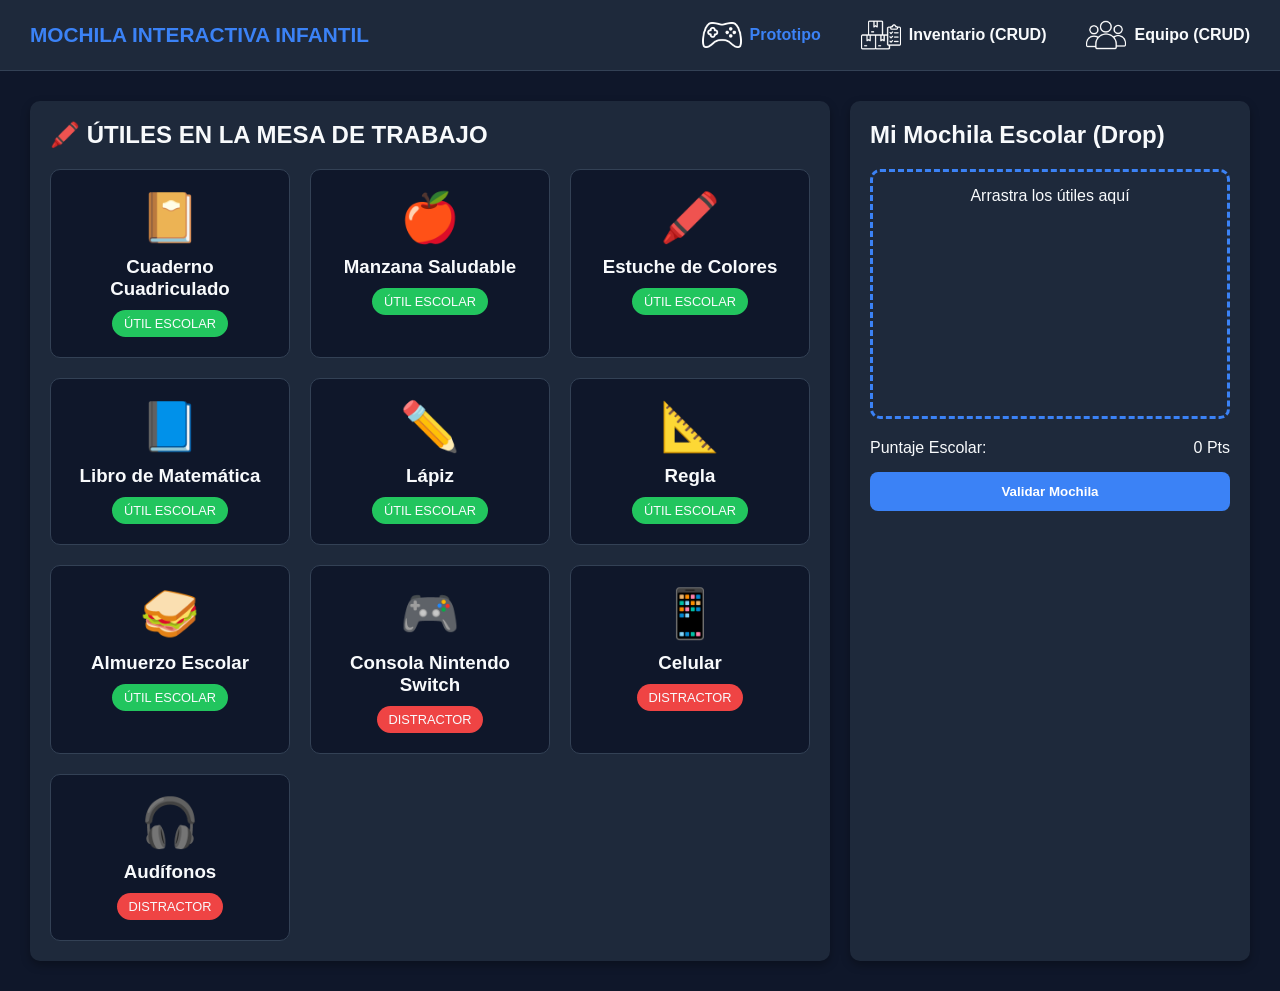
<file: index.html>
<!DOCTYPE html>
<html lang="es">

<head>
    <meta charset="UTF-8">
    <meta name="viewport" content="width=device-width, initial-scale=1.0">
    <title>Mochila Interactiva Infantil</title>

    <link rel="stylesheet" href="css/estilos.css">
</head>

<body>

    <!-- ENCABEZADO -->
    <header>
        <nav class="navbar">

            <div class="logo">
                <h1>MOCHILA INTERACTIVA INFANTIL</h1>
            </div>

            <ul class="menu">

                <li>
                    <a href="index.html" class="activo">
                        <img src="imgs/iconos/prototipo.png" alt="Prototipo">
                        Prototipo
                    </a>
                </li>

                <li>
                    <a href="crud.html">
                        <img src="imgs/iconos/inventario.png" alt="Inventario">
                        Inventario (CRUD)
                    </a>
                </li>

                <li>
                    <a href="integrantes.html">
                        <img src="imgs/iconos/equipo.png" alt="Equipo">
                        Equipo (CRUD)
                    </a>
                </li>

            </ul>

        </nav>
    </header>

    <!-- CONTENIDO PRINCIPAL -->
    <main class="contenedor-principal">

        <!-- ÚTILES -->
        <section class="utiles-section">

            <h2>🖍️ ÚTILES EN LA MESA DE TRABAJO</h2>

            <div class="contenedor-utiles">

                <article class="tarjeta-util"
                    draggable="true"
                    ondragstart="iniciarDrag(event)"
                    data-nombre="Cuaderno Cuadriculado">

                    <div class="emoji">📔</div>
                    <h3>Cuaderno Cuadriculado</h3>
                    <span class="etiqueta util">ÚTIL</span>

                </article>

                <article class="tarjeta-util"
                    draggable="true"
                    ondragstart="iniciarDrag(event)"
                    data-nombre="Manzana Saludable">

                    <div class="emoji">🍎</div>
                    <h3>Manzana Saludable</h3>
                    <span class="etiqueta util">ÚTIL</span>

                </article>

                <article class="tarjeta-util"
                    draggable="true"
                    ondragstart="iniciarDrag(event)"
                    data-nombre="Consola Nintendo Switch">

                    <div class="emoji">🎮</div>
                    <h3>Consola Nintendo Switch</h3>
                    <span class="etiqueta distractor">DISTRACTOR</span>

                </article>

                <article class="tarjeta-util"
                    draggable="true"
                    ondragstart="iniciarDrag(event)"
                    data-nombre="Estuche de Colores">

                    <div class="emoji">🖍️</div>
                    <h3>Estuche de Colores</h3>
                    <span class="etiqueta util">ÚTIL</span>

                </article>

            </div>

        </section>

        <!-- MOCHILA -->
        <aside class="mochila-panel">

            <h2>Mi Mochila Escolar (Drop)</h2>

            <div id="zonaDrop"
                class="zona-drop"
                ondragover="permitirDrop(event)"
                ondrop="soltarUtil(event)">

                <p>Arrastra los útiles aquí</p>

            </div>

            <div class="puntaje-container">

                <div class="puntaje-header">
                    <span>Puntaje Escolar:</span>
                    <span id="puntaje">0 Pts</span>
                </div>

                <button
    id="btnValidar"
    onclick="validarMochila()">
    Validar Mochila
</button>

            </div>

        </aside>

    </main>

    <!-- MENSAJES -->
    <div id="mensaje"></div>

    <script src="js/principal.js"></script>

</body>

</html>
</file>
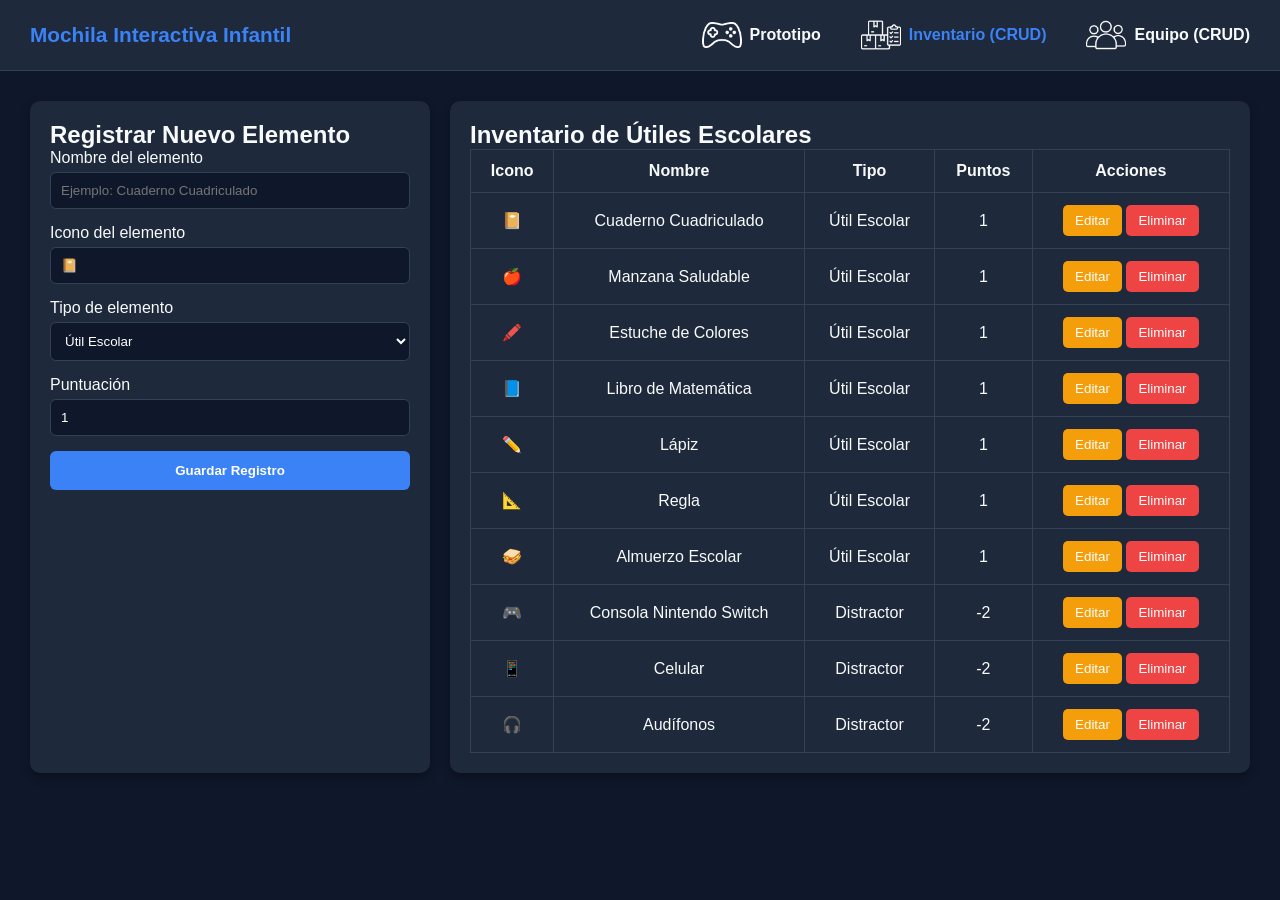
<file: crud.html>
<!DOCTYPE html>
<html lang="es">

<head>
    <meta charset="UTF-8">
    <meta name="viewport" content="width=device-width, initial-scale=1.0">
    <title>Inventario de Útiles Escolares</title>

    <link rel="stylesheet" href="css/estilos.css">
</head>

<body>

<header>
    <nav class="navbar">

        <div class="logo">
            <h1>Mochila Interactiva Infantil</h1>
        </div>

        <ul class="menu">

            <li>
                <a href="index.html">
                    <img src="imgs/iconos/prototipo.png" alt="Prototipo">
                    Prototipo
                </a>
            </li>

            <li>
                <a href="crud.html" class="activo">
                    <img src="imgs/iconos/inventario.png" alt="Inventario">
                    Inventario (CRUD)
                </a>
            </li>

            <li>
                <a href="integrantes.html">
                    <img src="imgs/iconos/equipo.png" alt="Equipo">
                    Equipo (CRUD)
                </a>
            </li>

        </ul>

    </nav>
</header>

<main class="crud-contenedor">

    <section class="formulario-panel">

        <h2>Registrar Nuevo Elemento</h2>

        <form id="formUtil">

            <div class="grupo-form">
                <label for="nombre">Nombre del elemento</label>

                <input
                    type="text"
                    id="nombre"
                    placeholder="Ejemplo: Cuaderno Cuadriculado">
            </div>

            <div class="grupo-form">
                <label for="emoji">Icono del elemento</label>

                <input
                    type="text"
                    id="emoji"
                    placeholder="📔">
            </div>

            <div class="grupo-form">
                <label for="tipo">Tipo de elemento</label>

                <select id="tipo">

                    <option value="Útil Escolar">
                        Útil Escolar
                    </option>

                    <option value="Distractor">
                        Distractor
                    </option>

                </select>

            </div>

            <div class="grupo-form">
                <label for="puntos">Puntuación</label>

                <input
                    type="number"
                    id="puntos"
                    value="1">
            </div>

            <button type="submit" class="btn-guardar">
                Guardar Registro
            </button>

        </form>

    </section>

    <section class="tabla-panel">

        <h2>Inventario de Útiles Escolares</h2>

        <table>

            <thead>

                <tr>
                    <th>Icono</th>
                    <th>Nombre</th>
                    <th>Tipo</th>
                    <th>Puntos</th>
                    <th>Acciones</th>
                </tr>

            </thead>

            <tbody id="tablaUtiles">

            </tbody>

        </table>

    </section>

</main>

<!-- MODAL EDITAR -->

<div class="modal" id="modalEditar">

    <div class="modal-contenido">

        <h2>Editar Registro</h2>

        <input
            type="text"
            id="editarNombre"
            placeholder="Nombre">

        <input
            type="number"
            id="editarPuntos"
            placeholder="Puntos">

        <button
            class="btn-guardar"
            onclick="guardarEdicionUtil()">

            Actualizar

        </button>

        <button
            type="button"
            onclick="cerrarModal('modalEditar')">

            Cancelar

        </button>

    </div>

</div>

<!-- MODAL ELIMINAR -->

<div class="modal" id="modalEliminar">

    <div class="modal-contenido">

        <h2>
            ¿Desea eliminar este registro?
        </h2>

        <p>
            Esta acción no se puede deshacer.
        </p>

        <button
            class="btn-eliminar"
            onclick="confirmarEliminarUtil()">

            Sí, eliminar

        </button>

        <button
            type="button"
            onclick="cerrarModal('modalEliminar')">

            Cancelar

        </button>

    </div>

</div>

<div id="mensaje"></div>

<script src="js/principal.js"></script>

</body>
</html>
</file>
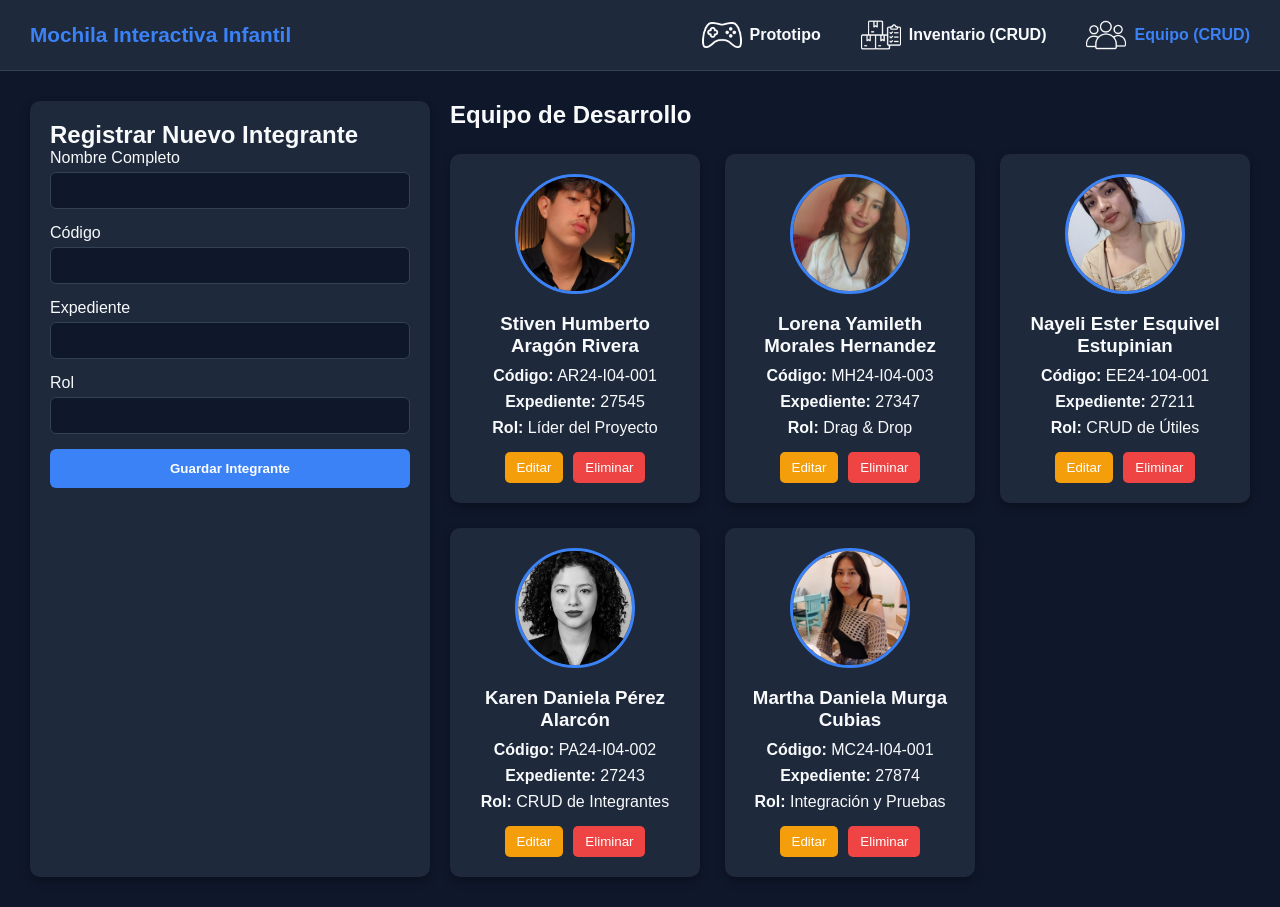
<file: integrantes.html>
<!DOCTYPE html>
<html lang="es">

<head>
    <meta charset="UTF-8">
    <meta name="viewport" content="width=device-width, initial-scale=1.0">
    <title>Equipo de Desarrollo</title>

    <link rel="stylesheet" href="css/estilos.css">
</head>

<body>

<header>
    <nav class="navbar">

        <div class="logo">
            <h1>Mochila Interactiva Infantil</h1>
        </div>

        <ul class="menu">
            <li>
    <a href="index.html">
        <img src="imgs/iconos/prototipo.png" alt="Prototipo">
        Prototipo
    </a>
</li>

<li>
    <a href="crud.html">
        <img src="imgs/iconos/inventario.png" alt="Inventario">
        Inventario (CRUD)
    </a>
</li>

<li>
    <a href="integrantes.html" class="activo">
        <img src="imgs/iconos/equipo.png" alt="Equipo">
        Equipo (CRUD)
    </a>
</li>
        </ul>

    </nav>
</header>

<main class="crud-contenedor">

    <!-- FORMULARIO -->
    <section class="formulario-panel">
        <h2>Registrar Nuevo Integrante</h2>

        <form id="formIntegrante">
            <div class="grupo-form">
                <label>Nombre Completo</label>
                <input type="text" id="intNombre" required>
            </div>

            <div class="grupo-form">
                <label>Código</label>
                <input type="text" id="intCodigo" required>
            </div>

            <div class="grupo-form">
                <label>Expediente</label>
                <input type="text" id="intExpediente" required>
            </div>

            <div class="grupo-form">
                <label>Rol</label>
                <input type="text" id="intRol" required>
            </div>

            <button type="submit" class="btn-guardar">
                Guardar Integrante
            </button>
        </form>
    </section>

    <!-- LISTA -->
    <section class="tabla-panel" style="background: transparent; padding: 0; box-shadow: none;">
        <div class="equipo-section">
            <h2>Equipo de Desarrollo</h2>

            <div class="contenedor-integrantes" id="contenedorIntegrantes"></div>
        </div>
    </section>

</main>

<script src="js/principal.js"></script>
<!-- =========================
     MODAL EDITAR INTEGRANTE
========================= -->
<div id="modalEditar" class="modal" style="display:none;">
    <div class="modal-contenido">

        <h2>Editar Integrante</h2>

        <input type="text" id="editNombre" placeholder="Nombre">
        <input type="text" id="editRol" placeholder="Rol">

        <div class="modal-acciones">
            <button onclick="guardarEdicion()" class="btn-guardar">Guardar</button>
            <button onclick="cerrarModal()" class="btn-eliminar">Cancelar</button>
        </div>

    </div>
</div>
<!-- CONTENEDOR DE MENSAJES -->
<div id="mensaje" class="mensaje"></div>
</body>
</html>
</file>
<file: css/estilos.css>
/* ==================================================
   VARIABLES GLOBALES
================================================== */

:root{
    --color-principal:#3b82f6;
    --color-secundario:#1e293b;
    --color-fondo:#0f172a;
    --color-panel:#1e293b;
    --color-borde:#334155;
    --color-texto:#f8fafc;
    --color-exito:#22c55e;
    --color-error:#ef4444;
    --sombra:0 4px 10px rgba(0,0,0,0.3);
}

/* ==================================================
   RESET
================================================== */

*{
    margin:0;
    padding:0;
    box-sizing:border-box;
}

body{
    font-family:Arial, Helvetica, sans-serif;
    background:var(--color-fondo);
    color:var(--color-texto);
    min-height:100vh;
}

/* ==================================================
   NAVBAR
================================================== */

.navbar{
    display:flex;
    justify-content:space-between;
    align-items:center;

    padding:15px 30px;

    background:var(--color-secundario);

    border-bottom:1px solid var(--color-borde);
}

.logo h1{
    color:var(--color-principal);
    font-size:1.3rem;
}

.menu{
    list-style:none;
    display:flex;
    gap:40px;
}

.menu a{
    display:flex;
    align-items:center;
    gap:8px;

    text-decoration:none;
    color:var(--color-texto);
    font-weight:bold;
    transition:.3s;
}

.menu a img{
    width:40px;
    height:40px;
    object-fit:contain;

    filter: brightness(0) invert(1);
}

.menu a:hover{
    color:var(--color-principal);
}

.activo{
    color:var(--color-principal) !important;
}

/* ==================================================
   INDEX.HTML
================================================== */

.contenedor-principal{
    display:grid;

    grid-template-columns:2fr 1fr;

    gap:20px;

    padding:30px;
}

.utiles-section,
.mochila-panel{
    background:var(--color-panel);

    padding:20px;

    border-radius:10px;

    box-shadow:var(--sombra);
}

.utiles-section h2,
.mochila-panel h2{
    margin-bottom:20px;
}

.contenedor-utiles{
    display:grid;

    grid-template-columns:
    repeat(auto-fit,minmax(180px,1fr));

    gap:20px;
}

.tarjeta-util{
    background:#0f172a;

    border:1px solid var(--color-borde);

    border-radius:10px;

    padding:20px;

    text-align:center;

    transition:.3s;
}

.tarjeta-util:hover{
    transform:translateY(-5px);
}

.emoji{
    font-size:3rem;
    margin-bottom:10px;
}

.etiqueta{
    display:inline-block;

    margin-top:10px;

    padding:6px 12px;

    border-radius:20px;

    font-size:.8rem;
}

.util{
    background:var(--color-exito);
}

.distractor{
    background:var(--color-error);
}

.zona-drop{
    min-height:250px;

    border:3px dashed var(--color-principal);

    border-radius:10px;

    display:flex;

    justify-content:center;
    align-items:center;

    margin-bottom:20px;
}

.puntaje-container{
    display:flex;
    flex-direction:column;
    gap:15px;
}

.puntaje-header{
    display:flex;
    justify-content:space-between;
}

#btnValidar{
    padding:12px;

    border:none;

    border-radius:8px;

    cursor:pointer;

    background:var(--color-principal);

    color:white;

    font-weight:bold;
}

/* ==================================================
   CRUD.HTML
================================================== */

.crud-contenedor{
    display:grid;

    grid-template-columns:1fr 2fr;

    gap:20px;

    padding:30px;
}

.formulario-panel,
.tabla-panel{
    background:var(--color-panel);

    padding:20px;

    border-radius:10px;

    box-shadow:var(--sombra);
}

.grupo-form{
    margin-bottom:15px;
}

.grupo-form label{
    display:block;
    margin-bottom:5px;
}

.grupo-form input,
.grupo-form select{
    width:100%;

    padding:10px;

    border:1px solid var(--color-borde);

    border-radius:6px;

    background:#0f172a;

    color:white;
}

.btn-guardar{
    width:100%;

    padding:12px;

    border:none;

    border-radius:6px;

    cursor:pointer;

    background:var(--color-principal);

    color:white;

    font-weight:bold;
}

table{
    width:100%;

    border-collapse:collapse;
}

th{
    background:var(--color-secundario);
}

th,
td{
    padding:12px;

    border:1px solid var(--color-borde);

    text-align:center;
}

.btn-editar{
    background:#f59e0b;

    color:white;

    border:none;

    padding:8px 12px;

    border-radius:5px;

    cursor:pointer;
}

.btn-eliminar{
    background:#ef4444;

    color:white;

    border:none;

    padding:8px 12px;

    border-radius:5px;

    cursor:pointer;
}

/* ==================================================
   INTEGRANTES.HTML
================================================== */

.integrantes-contenedor{
    padding:30px;
}

.equipo-section h2{
    margin-bottom:25px;
}

.contenedor-integrantes{
    display:grid;

    grid-template-columns:
    repeat(auto-fit,minmax(250px,1fr));

    gap:25px;
}

.tarjeta-integrante{
    background:var(--color-panel);

    border-radius:10px;

    padding:20px;

    text-align:center;

    box-shadow:var(--sombra);
}

.tarjeta-integrante img{
    width:120px;
    height:120px;

    object-fit:cover;

    border-radius:50%;

    margin-bottom:15px;

    border:3px solid var(--color-principal);
}

.tarjeta-integrante h3{
    margin-bottom:10px;
}

.tarjeta-integrante p{
    margin-bottom:8px;
}

.acciones{
    display:flex;

    justify-content:center;

    gap:10px;

    margin-top:15px;
}

/* ==================================================
   RESPONSIVE
================================================== */

@media(max-width:768px){

    .navbar{
        flex-direction:column;
        gap:15px;
    }

    .menu{
        flex-direction:column;
        text-align:center;
    }

    .contenedor-principal{
        grid-template-columns:1fr;
    }

    .crud-contenedor{
        grid-template-columns:1fr;
    }
}

/* ====================================
   MODALES
==================================== */

.modal{
    display:none;
    position:fixed;
    top:0;
    left:0;
    width:100%;
    height:100%;
    background:rgba(0,0,0,.8);
    justify-content:center;
    align-items:center;
    z-index:9999;
}

.modal.activo{
    display:flex;
}

.modal-contenido{
    background:var(--color-panel);
    color:var(--color-texto);
    padding:20px;
    border-radius:12px;
    width:90%;
    max-width:450px;
    text-align:center;
}

.toast{
    position:fixed;
    top:20px;
    right:20px;
    padding:15px;
    border-radius:8px;
    color:white;
    z-index:10000;
}

.toast.exito{
    background:var(--color-exito);
}

.toast.error{
    background:var(--color-error);
}

.felicitacion h2{
    color:gold;
}
.item-mochila{
    background:var(--color-principal);

    color:white;

    padding:10px;

    border-radius:8px;

    margin:5px;

    font-weight:bold;
}

.zona-drop{
    display:flex;
    flex-wrap:wrap;
    align-content:flex-start;
    gap:10px;
    padding:15px;
}
.mensaje{
    position: fixed;
    top: 20px;
    right: 20px;

    padding: 15px 25px;

    border-radius: 8px;

    color: white;
    font-weight: bold;

    z-index: 99999;
}

.mensaje.exito{
    background: #22c55e;
}

.mensaje.error{
    background: #ef4444;
}
.item-mochila{
    display:flex;
    justify-content:space-between;
    align-items:center;

    background:#334155;

    margin:5px;
    padding:10px;

    border-radius:8px;
}

.item-mochila button{
    background:#ef4444;
    color:white;
    border:none;
    border-radius:5px;
    cursor:pointer;
    padding:4px 8px;
}
</file>
